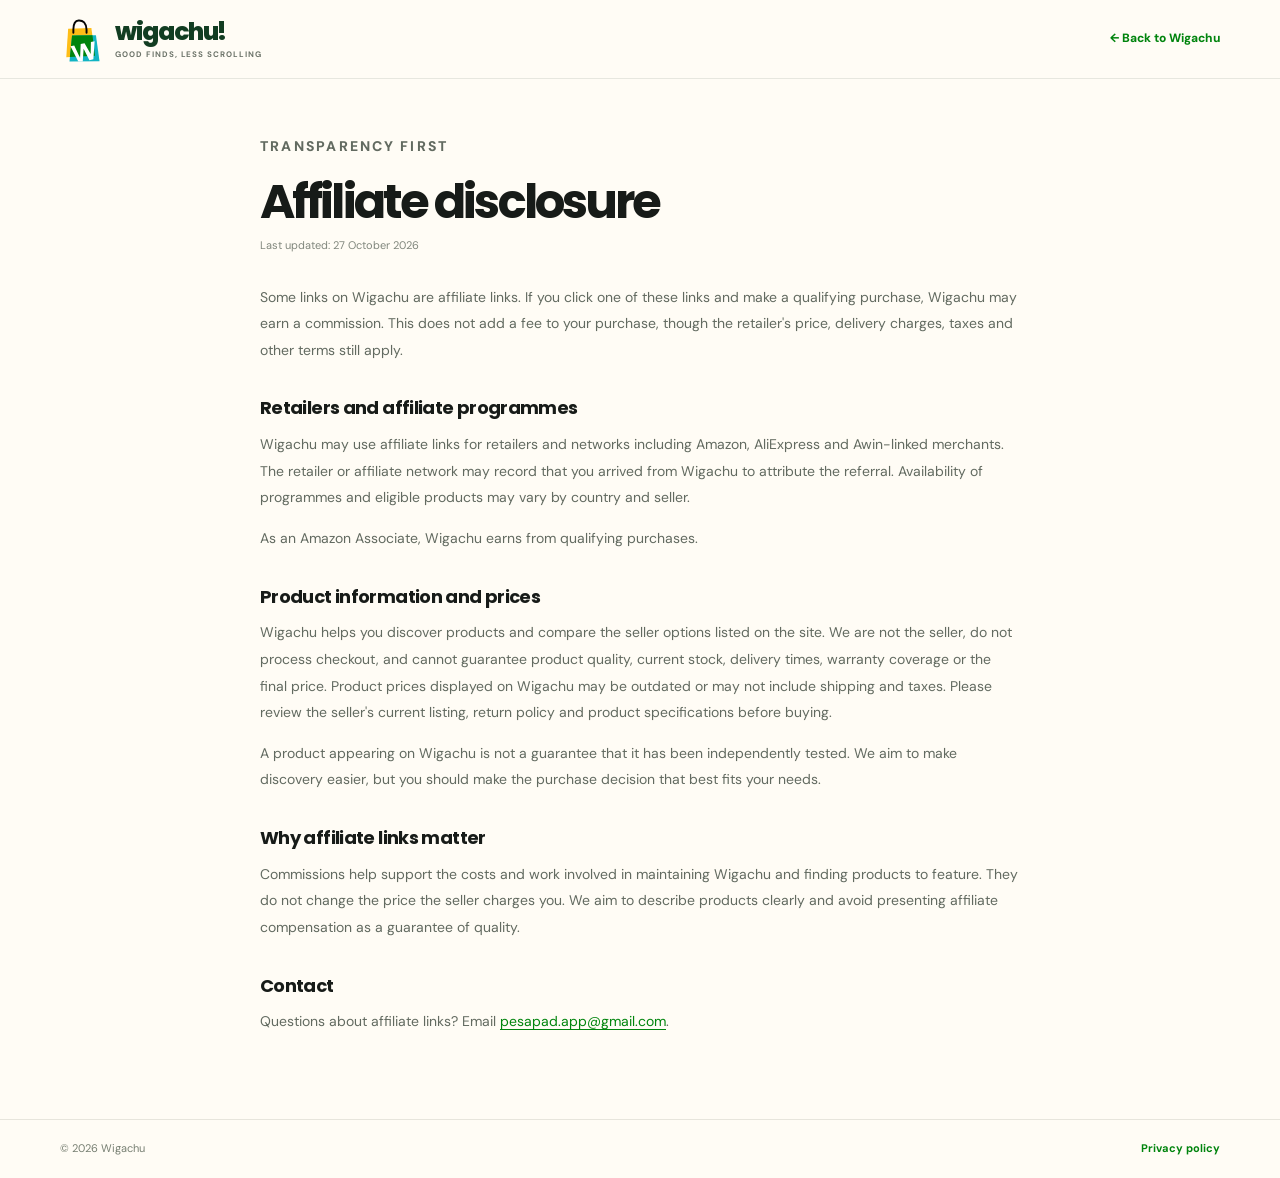
<file: disclosure.html>
<!doctype html>
<html lang="en">
<head>
  <meta charset="utf-8" />
  <meta name="viewport" content="width=device-width, initial-scale=1" />
  <meta name="theme-color" content="#fffcf5" />
  <meta name="description" content="Learn how Wigachu's affiliate links work and how they support this independent product-discovery site." />
  <title>Affiliate Disclosure | Wigachu</title>
  <link rel="icon" href="assets/favicon.ico" sizes="any" />
  <link rel="stylesheet" href="styles.css" />
  <link href="https://fonts.googleapis.com/css2?family=DM+Sans:wght@400;500;600;700&family=Poppins:wght@500;600;700;800&display=swap" rel="stylesheet" />
</head>
<body class="legal-body">
  <header class="legal-header"><div class="container legal-header-inner"><a class="brand" href="index.html"><img src="assets/wigachu-mark.svg" width="46" height="46" alt="" /><span class="brand-word">wigachu!<small>GOOD FINDS, LESS SCROLLING</small></span></a><a class="legal-back" href="index.html">← Back to Wigachu</a></div></header>
  <main class="container legal-content">
    <p class="section-kicker">TRANSPARENCY FIRST</p>
    <h1>Affiliate disclosure</h1>
    <p class="legal-updated">Last updated: 27 October 2026</p>
    <p>Some links on Wigachu are affiliate links. If you click one of these links and make a qualifying purchase, Wigachu may earn a commission. This does not add a fee to your purchase, though the retailer's price, delivery charges, taxes and other terms still apply.</p>

    <h2>Retailers and affiliate programmes</h2>
    <p>Wigachu may use affiliate links for retailers and networks including Amazon, AliExpress and Awin-linked merchants. The retailer or affiliate network may record that you arrived from Wigachu to attribute the referral. Availability of programmes and eligible products may vary by country and seller.</p>
    <p>As an Amazon Associate, Wigachu earns from qualifying purchases.</p>

    <h2>Product information and prices</h2>
    <p>Wigachu helps you discover products and compare the seller options listed on the site. We are not the seller, do not process checkout, and cannot guarantee product quality, current stock, delivery times, warranty coverage or the final price. Product prices displayed on Wigachu may be outdated or may not include shipping and taxes. Please review the seller's current listing, return policy and product specifications before buying.</p>
    <p>A product appearing on Wigachu is not a guarantee that it has been independently tested. We aim to make discovery easier, but you should make the purchase decision that best fits your needs.</p>

    <h2>Why affiliate links matter</h2>
    <p>Commissions help support the costs and work involved in maintaining Wigachu and finding products to feature. They do not change the price the seller charges you. We aim to describe products clearly and avoid presenting affiliate compensation as a guarantee of quality.</p>

    <h2>Contact</h2>
    <p>Questions about affiliate links? Email <a href="mailto:pesapad.app@gmail.com">pesapad.app@gmail.com</a>.</p>
  </main>
  <footer class="legal-footer"><div class="container"><span>© <span id="legal-year">2026</span> Wigachu</span><a href="privacy.html">Privacy policy</a></div></footer>
</body>
</html>
</file>
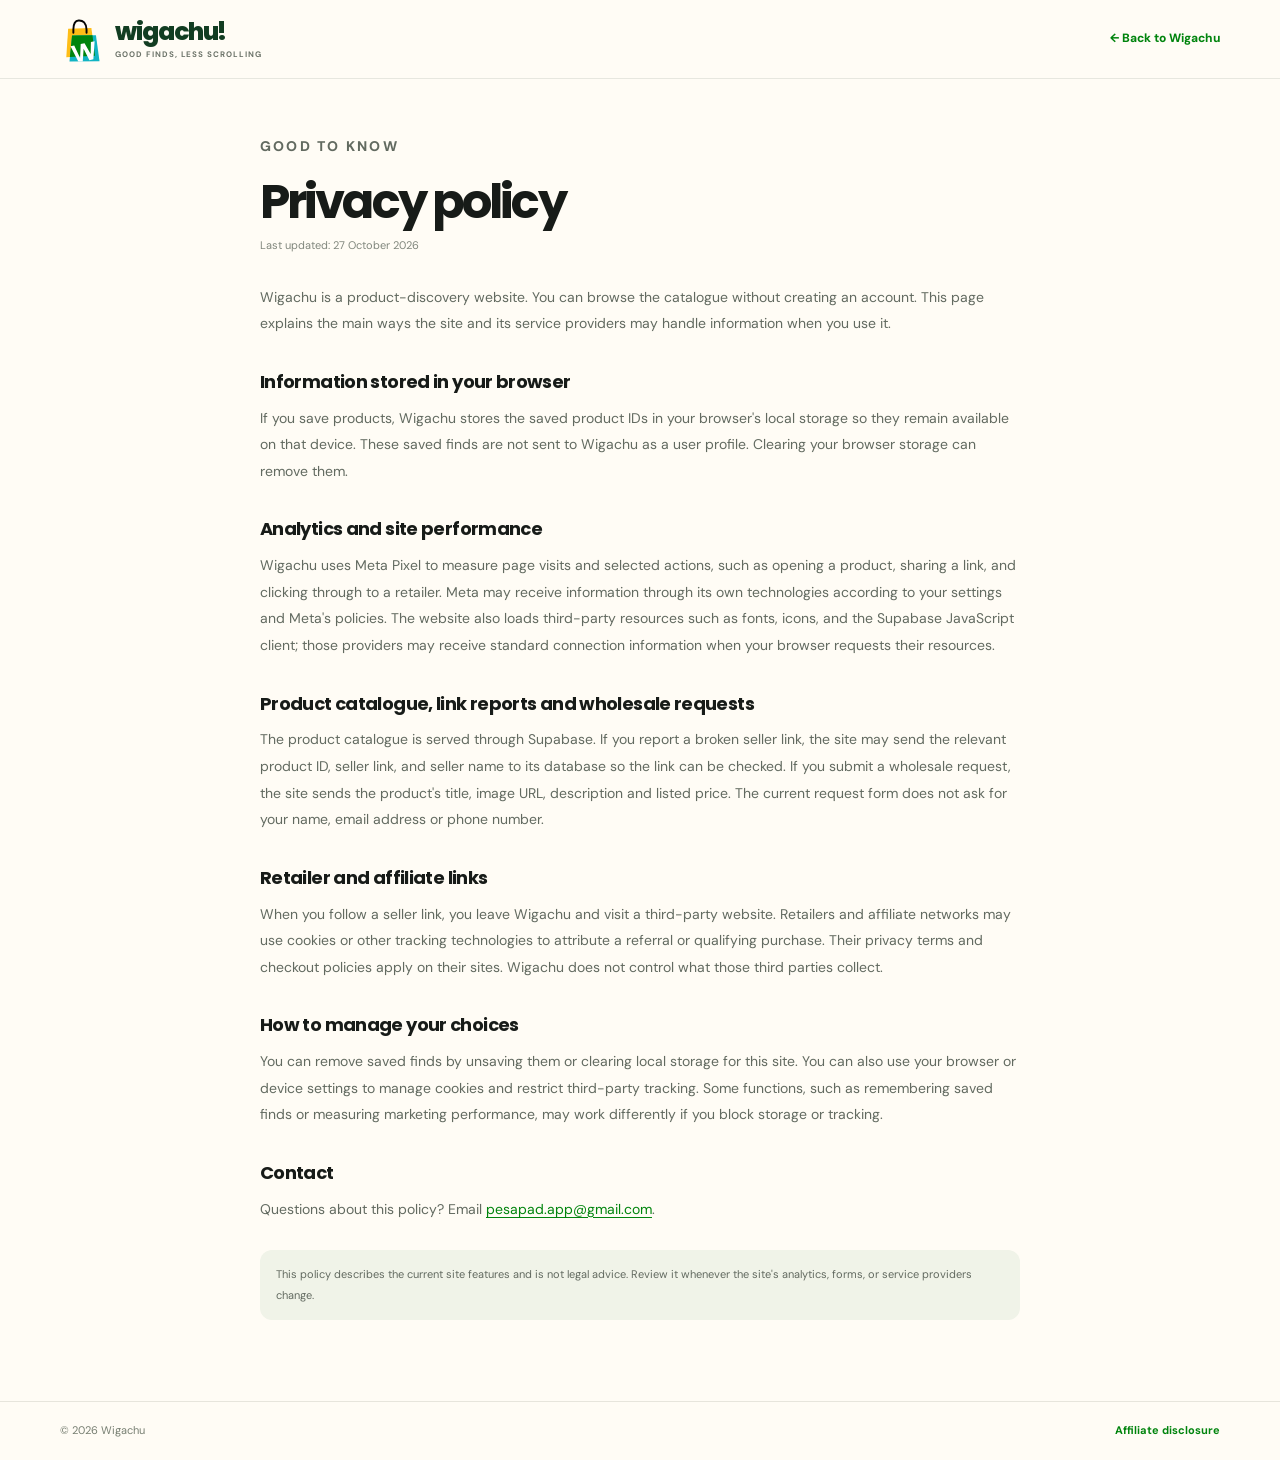
<file: privacy.html>
<!doctype html>
<html lang="en">
<head>
  <meta charset="utf-8" />
  <meta name="viewport" content="width=device-width, initial-scale=1" />
  <meta name="theme-color" content="#fffcf5" />
  <meta name="description" content="How Wigachu handles browser storage, analytics, product link reports, wholesale requests and third-party retailer links." />
  <title>Privacy Policy | Wigachu</title>
  <link rel="icon" href="assets/favicon.ico" sizes="any" />
  <link rel="stylesheet" href="styles.css" />
  <link href="https://fonts.googleapis.com/css2?family=DM+Sans:wght@400;500;600;700&family=Poppins:wght@500;600;700;800&display=swap" rel="stylesheet" />
</head>
<body class="legal-body">
  <header class="legal-header"><div class="container legal-header-inner"><a class="brand" href="index.html"><img src="assets/wigachu-mark.svg" width="46" height="46" alt="" /><span class="brand-word">wigachu!<small>GOOD FINDS, LESS SCROLLING</small></span></a><a class="legal-back" href="index.html">← Back to Wigachu</a></div></header>
  <main class="container legal-content">
    <p class="section-kicker">GOOD TO KNOW</p>
    <h1>Privacy policy</h1>
    <p class="legal-updated">Last updated: 27 October 2026</p>
    <p>Wigachu is a product-discovery website. You can browse the catalogue without creating an account. This page explains the main ways the site and its service providers may handle information when you use it.</p>

    <h2>Information stored in your browser</h2>
    <p>If you save products, Wigachu stores the saved product IDs in your browser's local storage so they remain available on that device. These saved finds are not sent to Wigachu as a user profile. Clearing your browser storage can remove them.</p>

    <h2>Analytics and site performance</h2>
    <p>Wigachu uses Meta Pixel to measure page visits and selected actions, such as opening a product, sharing a link, and clicking through to a retailer. Meta may receive information through its own technologies according to your settings and Meta's policies. The website also loads third-party resources such as fonts, icons, and the Supabase JavaScript client; those providers may receive standard connection information when your browser requests their resources.</p>

    <h2>Product catalogue, link reports and wholesale requests</h2>
    <p>The product catalogue is served through Supabase. If you report a broken seller link, the site may send the relevant product ID, seller link, and seller name to its database so the link can be checked. If you submit a wholesale request, the site sends the product's title, image URL, description and listed price. The current request form does not ask for your name, email address or phone number.</p>

    <h2>Retailer and affiliate links</h2>
    <p>When you follow a seller link, you leave Wigachu and visit a third-party website. Retailers and affiliate networks may use cookies or other tracking technologies to attribute a referral or qualifying purchase. Their privacy terms and checkout policies apply on their sites. Wigachu does not control what those third parties collect.</p>

    <h2>How to manage your choices</h2>
    <p>You can remove saved finds by unsaving them or clearing local storage for this site. You can also use your browser or device settings to manage cookies and restrict third-party tracking. Some functions, such as remembering saved finds or measuring marketing performance, may work differently if you block storage or tracking.</p>

    <h2>Contact</h2>
    <p>Questions about this policy? Email <a href="mailto:pesapad.app@gmail.com">pesapad.app@gmail.com</a>.</p>
    <p class="legal-note">This policy describes the current site features and is not legal advice. Review it whenever the site's analytics, forms, or service providers change.</p>
  </main>
  <footer class="legal-footer"><div class="container"><span>© <span id="legal-year">2026</span> Wigachu</span><a href="disclosure.html">Affiliate disclosure</a></div></footer>
</body>
</html>
</file>
<file: styles.css>
:root {
  --cream: #fffcf5;
  --paper: #ffffff;
  --ink: #171b18;
  --muted: #666d67;
  --line: #e7e7df;
  --yellow: #febd17;
  --yellow-soft: #fff3c7;
  --green: #00840d;
  --green-dark: #00690b;
  --green-soft: #e8f6e9;
  --cyan: #11b4c3;
  --cyan-soft: #e1f8fa;
  --radius: 24px;
  --shadow-soft: 0 18px 55px rgba(31, 41, 31, 0.08);
  --shadow-card: 0 12px 34px rgba(28, 36, 26, 0.065);
  font-family:
    "DM Sans",
    system-ui,
    -apple-system,
    BlinkMacSystemFont,
    "Segoe UI",
    sans-serif;
  color: var(--ink);
  background: var(--cream);
  scroll-behavior: smooth;
  scroll-padding-top: 90px;
}
* {
  box-sizing: border-box;
}
[hidden] {
  display: none !important;
}
body {
  margin: 0;
  background: var(--cream);
  color: var(--ink);
  font-size: 16px;
  line-height: 1.6;
  -webkit-font-smoothing: antialiased;
}
body.modal-open {
  overflow: hidden;
}
img {
  max-width: 100%;
}
a {
  color: inherit;
  text-decoration: none;
}
button,
input,
select {
  font: inherit;
}
button,
select {
  cursor: pointer;
}
button:focus-visible,
a:focus-visible,
input:focus-visible,
select:focus-visible {
  outline: 3px solid rgba(17, 180, 195, 0.65);
  outline-offset: 3px;
}
.container {
  width: min(1160px, calc(100% - 48px));
  margin-inline: auto;
}
.announcement-bar {
  background: var(--ink);
  color: #fff;
  font-size: 12px;
  font-weight: 600;
  letter-spacing: 0.015em;
}
.announcement-inner {
  min-height: 36px;
  display: flex;
  align-items: center;
  justify-content: center;
  gap: 10px;
}
.announcement-dot {
  width: 7px;
  height: 7px;
  background: var(--yellow);
  border-radius: 50%;
  box-shadow: 0 0 0 4px rgba(254, 189, 23, 0.14);
}
.announcement-inner a {
  color: var(--yellow);
  margin-left: 8px;
}
.announcement-inner a i {
  font-size: 10px;
  margin-left: 4px;
}
.site-header {
  position: sticky;
  top: 0;
  z-index: 100;
  background: rgba(255, 252, 245, 0.9);
  backdrop-filter: blur(18px);
  border-bottom: 1px solid rgba(231, 231, 223, 0.9);
}
.header-inner {
  min-height: 84px;
  display: flex;
  align-items: center;
  justify-content: space-between;
  gap: 24px;
}
.brand {
  display: inline-flex;
  align-items: center;
  gap: 9px;
  min-width: 0;
}
.brand img {
  width: 46px;
  height: 46px;
  object-fit: contain;
  flex: 0 0 auto;
}
.brand-word {
  display: flex;
  flex-direction: column;
  color: #123d22;
  font-family: Poppins, sans-serif;
  font-size: 25px;
  line-height: 1.04;
  letter-spacing: -0.055em;
  font-weight: 800;
}
.brand-period {
  color: var(--cyan);
}
.brand-word small {
  margin-top: 5px;
  color: #6c7369;
  font:
    700 8px/1.2 "DM Sans",
    sans-serif;
  letter-spacing: 0.12em;
}
.site-nav {
  display: flex;
  align-items: center;
  gap: clamp(18px, 2.5vw, 34px);
  font-size: 13px;
  font-weight: 700;
  color: #434941;
}
.site-nav > a {
  padding: 10px 0;
  transition: color 0.2s ease;
}
.site-nav > a:hover,
.footer-links a:hover {
  color: var(--green);
}
.nav-share-btn {
  border: 1px solid #d7dfd4;
  border-radius: 999px;
  background: white;
  color: var(--ink);
  padding: 11px 17px;
  font-size: 12px;
  font-weight: 700;
  transition:
    transform 0.2s,
    border-color 0.2s,
    background 0.2s;
}
.nav-share-btn i {
  margin-right: 6px;
  color: var(--green);
}
.nav-share-btn:hover {
  border-color: var(--green);
  background: var(--green-soft);
  transform: translateY(-1px);
}
.menu-toggle {
  display: none;
  border: 1px solid var(--line);
  background: white;
  width: 44px;
  height: 44px;
  border-radius: 13px;
  padding: 11px;
}
.menu-toggle span {
  display: block;
  height: 2px;
  margin: 4px 0;
  border-radius: 2px;
  background: var(--ink);
}

.hero-section {
  position: relative;
  overflow: hidden;
  background: var(--cream);
  padding: 82px 0 76px;
}
.hero-grid {
  display: grid;
  grid-template-columns: minmax(0, 1.05fr) minmax(360px, 0.95fr);
  align-items: center;
  gap: 44px;
  position: relative;
  z-index: 1;
}
.hero-copy {
  padding: 10px 0;
}
.eyebrow,
.section-kicker {
  display: flex;
  align-items: center;
  gap: 9px;
  color: #526351;
  font-size: 10px;
  font-weight: 800;
  letter-spacing: 0.16em;
  line-height: 1.5;
}
.eyebrow {
  margin-bottom: 22px;
}
.eyebrow-icon {
  width: 28px;
  height: 28px;
  display: inline-grid;
  place-items: center;
  color: #1d5327;
  border-radius: 9px;
  background: var(--yellow-soft);
  font-size: 12px;
  letter-spacing: 0;
}
h1,
h2,
h3,
p {
  margin-top: 0;
}
h1,
h2,
h3 {
  font-family: Poppins, "DM Sans", sans-serif;
}
.hero-copy h1 {
  max-width: 650px;
  margin: 0;
  font-size: clamp(48px, 6.2vw, 78px);
  font-weight: 800;
  line-height: 1.06;
  letter-spacing: -0.065em;
}
.hero-copy h1 span {
  color: var(--green);
  position: relative;
  z-index: 0;
  white-space: nowrap;
}
.hero-copy h1 span::after {
  content: "";
  position: absolute;
  z-index: -1;
  left: 0;
  bottom: 4px;
  width: 100%;
  height: 13px;
  border-radius: 4px;
  background: var(--yellow);
  opacity: 0.72;
  transform: rotate(-1.5deg);
}
.hero-description {
  max-width: 570px;
  margin: 24px 0 0;
  color: #626a60;
  font-size: 16px;
  line-height: 1.85;
}
.hero-actions {
  display: flex;
  flex-wrap: wrap;
  align-items: center;
  gap: 12px;
  margin-top: 30px;
}
.button {
  display: inline-flex;
  align-items: center;
  justify-content: center;
  gap: 9px;
  min-height: 48px;
  padding: 12px 20px;
  border-radius: 13px;
  font-size: 13px;
  font-weight: 800;
  border: 1px solid transparent;
  transition:
    transform 0.2s ease,
    box-shadow 0.2s ease,
    background 0.2s ease,
    border-color 0.2s ease;
}
.button:hover {
  transform: translateY(-2px);
}
.button-primary {
  background: var(--green);
  color: white;
  box-shadow: 0 8px 18px rgba(0, 132, 13, 0.15);
}
.button-primary:hover {
  background: var(--green-dark);
  box-shadow: 0 12px 25px rgba(0, 132, 13, 0.2);
}
.button-secondary {
  background: rgba(255, 255, 255, 0.86);
  color: var(--ink);
  border-color: #dfe3d8;
}
.button-secondary:hover {
  background: white;
  border-color: #aebda9;
}
.hero-proof {
  display: flex;
  flex-wrap: wrap;
  gap: 18px 24px;
  margin-top: 40px;
  padding-top: 24px;
  border-top: 1px solid #e7e7db;
}
.hero-proof > div {
  display: flex;
  align-items: center;
  gap: 10px;
}
.proof-icon {
  display: inline-grid;
  place-items: center;
  width: 36px;
  height: 36px;
  border-radius: 12px;
  font-size: 14px;
  flex: 0 0 auto;
}
.proof-yellow {
  background: var(--yellow-soft);
  color: #6e4c00;
}
.proof-green {
  background: var(--green-soft);
  color: var(--green);
}
.proof-cyan {
  background: var(--cyan-soft);
  color: #087580;
}
.hero-proof strong,
.hero-proof small {
  display: block;
}
.hero-proof strong {
  font-size: 11px;
  line-height: 1.35;
}
.hero-proof small {
  color: #737a70;
  font-size: 10px;
  margin-top: 3px;
}
.hero-visual {
  min-height: 440px;
  position: relative;
  display: grid;
  place-items: center;
  isolation: isolate;
}
.hero-visual::before {
  content: "";
  position: absolute;
  width: min(440px, 100%);
  aspect-ratio: 1;
  border-radius: 46% 54% 55% 45% / 46% 47% 53% 54%;
  background: #f3f7e8;
  transform: rotate(-9deg);
  z-index: -2;
}
.hero-visual::after {
  content: "";
  position: absolute;
  width: 76%;
  height: 82%;
  border: 1px dashed rgba(0, 132, 13, 0.2);
  border-radius: 48%;
  transform: rotate(18deg);
  z-index: -1;
}
.hero-logo-card {
  width: min(315px, 72%);
  aspect-ratio: 1;
  display: grid;
  place-items: center;
  background: rgba(255, 255, 255, 0.78);
  border: 1px solid rgba(255, 255, 255, 0.94);
  border-radius: 34px;
  box-shadow: 0 25px 65px rgba(51, 76, 35, 0.12);
  transform: rotate(2deg);
}
.hero-logo-card img {
  display: block;
  width: 87%;
  height: 87%;
  object-fit: contain;
}
.hero-orbit {
  position: absolute;
  border-radius: 50%;
  z-index: -1;
}
.orbit-one {
  width: 16px;
  height: 16px;
  background: var(--yellow);
  top: 65px;
  left: 18%;
  box-shadow: 0 0 0 10px rgba(254, 189, 23, 0.15);
}
.orbit-two {
  width: 13px;
  height: 13px;
  background: var(--cyan);
  bottom: 83px;
  right: 10%;
  box-shadow: 0 0 0 9px rgba(17, 180, 195, 0.14);
}
.floating-tag {
  position: absolute;
  display: flex;
  align-items: center;
  gap: 10px;
  padding: 12px 15px;
  background: white;
  border: 1px solid #eff0e7;
  border-radius: 16px;
  box-shadow: var(--shadow-card);
  z-index: 2;
}
.floating-tag strong,
.floating-tag small {
  display: block;
}
.floating-tag strong {
  font-size: 11px;
  line-height: 1.4;
}
.floating-tag small {
  color: #788074;
  font-size: 10px;
  margin-top: 2px;
}
.tag-top {
  top: 65px;
  right: -4px;
}
.tag-bottom {
  bottom: 46px;
  left: -8px;
}
.tag-emoji {
  display: grid;
  place-items: center;
  width: 36px;
  height: 36px;
  font-size: 19px;
  border-radius: 12px;
  background: var(--yellow-soft);
}
.tag-emoji-cyan {
  color: #006e78;
  background: var(--cyan-soft);
  font-size: 14px;
}
.decor-star {
  position: absolute;
  color: var(--green);
  font-size: 28px;
}
.star-one {
  bottom: 75px;
  left: 14%;
  transform: rotate(-12deg);
}
.star-two {
  top: 44px;
  right: 22%;
  color: var(--cyan);
  font-size: 24px;
}
.hero-glow {
  position: absolute;
  pointer-events: none;
  filter: blur(1px);
}
.hero-glow-yellow {
  width: 310px;
  height: 310px;
  top: -165px;
  left: -125px;
  background: rgba(254, 189, 23, 0.12);
  border-radius: 50%;
}
.hero-glow-cyan {
  width: 260px;
  height: 260px;
  bottom: -170px;
  right: -70px;
  background: rgba(17, 180, 195, 0.09);
  border-radius: 50%;
}

.spotlight-section {
  background: white;
  padding: 76px 0 84px;
  border-top: 1px solid #f0eee4;
  border-bottom: 1px solid #f0eee4;
}
.section-heading {
  margin-bottom: 30px;
}
.section-heading h2 {
  margin: 8px 0 8px;
  font-size: clamp(28px, 3.3vw, 40px);
  line-height: 1.23;
  letter-spacing: -0.05em;
  font-weight: 800;
}
.section-heading h2 span {
  color: var(--green);
}
.section-heading > div > p:last-child,
.section-heading > p:last-child {
  margin: 0;
  color: var(--muted);
  font-size: 14px;
}
.section-kicker {
  color: var(--green);
}
.section-heading-row {
  display: flex;
  align-items: end;
  justify-content: space-between;
  gap: 24px;
}
.text-link {
  color: var(--green);
  font-size: 13px;
  font-weight: 800;
  padding: 10px 0;
  white-space: nowrap;
}
.text-link i {
  margin-left: 5px;
  transition: transform 0.2s;
}
.text-link:hover i {
  transform: translateX(4px);
}
.swiper-slide {
  display: flex;
}
.spotlight-swiper {
  padding: 5px 4px 14px;
  overflow: hidden;
}
.spotlight-swiper .swiper-wrapper {
  align-items: stretch;
}
.spotlight-slide {
  height: auto;
  display: flex;
  flex-direction: row;
  align-items: center;
  justify-content: space-between;
  gap: clamp(22px, 3.2vw, 42px);
  overflow: hidden;
  min-height: 290px;
  padding: clamp(26px, 3.2vw, 38px);
  border-radius: 25px;
  background: #f7f8ef;
  border: 1px solid #ebeddc;
}
.spotlight-slide:nth-child(3n + 2) {
  background: #effafb;
  border-color: #dbf1f1;
}
.spotlight-slide:nth-child(3n) {
  background: #fff7de;
  border-color: #f3e8b9;
}
.spotlight-copy {
  flex: 1 1 0;
  min-width: 0;
  max-width: 690px;
}
.spotlight-label {
  display: inline-flex;
  align-items: center;
  gap: 7px;
  border-radius: 999px;
  background: white;
  border: 1px solid rgba(0, 0, 0, 0.055);
  color: #3d5a3d;
  padding: 6px 10px;
  font-size: 9px;
  font-weight: 800;
  text-transform: uppercase;
  letter-spacing: 0.08em;
}
.spotlight-copy h3 {
  font-size: clamp(19px, 2.3vw, 26px);
  line-height: 1.25;
  margin: 13px 0 7px;
  letter-spacing: -0.04em;
}
.spotlight-copy p {
  color: #5e665d;
  max-width: 480px;
  font-size: 12px;
  line-height: 1.75;
  margin: 0;
  display: -webkit-box;
  -webkit-box-orient: vertical;
  -webkit-line-clamp: 3;
  overflow: hidden;
}
.spotlight-price {
  margin-top: 12px;
  color: var(--green);
  font-size: 14px;
  font-weight: 800;
}
.spotlight-cta {
  display: inline-flex;
  margin-top: 13px;
  background: var(--ink);
  color: white;
  border: 0;
  border-radius: 11px;
  align-items: center;
  gap: 9px;
  padding: 10px 14px;
  font-weight: 800;
  font-size: 11px;
}
.spotlight-cta:hover {
  background: var(--green);
}
.spotlight-image-wrap {
  flex: 0 0 clamp(230px, 32%, 360px);
  width: auto;
  max-width: 50%;
  height: auto;
  min-height: 210px;
  display: grid;
  place-items: center;
  overflow: hidden;
  border-radius: 18px;
  background: rgba(255, 255, 255, 0.86);
}
.spotlight-image-wrap img {
  display: block;
  width: 100%;
  height: 100%;
  padding: 10px;
  object-fit: contain;
  object-position: center;
  mix-blend-mode: multiply;
  border-radius: 18px;
}
.swiper-controls {
  position: relative;
  display: flex;
  justify-content: center;
  align-items: center;
  gap: 14px;
  padding-top: 14px;
  min-height: 46px;
}
.spotlight-swiper .swiper-button-prev,
.spotlight-swiper .swiper-button-next {
  position: static;
  margin: 0;
  color: var(--ink);
  width: 30px;
  height: 30px;
  border: 1px solid var(--line);
  border-radius: 50%;
  background: white;
}
.spotlight-swiper .swiper-button-prev::after,
.spotlight-swiper .swiper-button-next::after {
  font-size: 10px;
  font-weight: 900;
}
.spotlight-swiper .swiper-button-prev:hover,
.spotlight-swiper .swiper-button-next:hover {
  background: var(--yellow);
  border-color: var(--yellow);
}
.spotlight-swiper .swiper-pagination {
  position: static;
  width: auto;
  display: flex;
  align-items: center;
  gap: 4px;
}
.spotlight-swiper .swiper-pagination-bullet {
  width: 6px;
  height: 6px;
  background: #b6c1ae;
  opacity: 1;
}
.spotlight-swiper .swiper-pagination-bullet-active {
  width: 19px;
  border-radius: 8px;
  background: var(--green);
}

.products-section {
  padding: 86px 0 84px;
  background: var(--cream);
}
.products-heading {
  margin-bottom: 26px;
}
.product-count-wrap {
  display: flex;
  flex-direction: column;
  text-align: right;
  padding: 12px 16px;
  border: 1px solid #e7e8dd;
  border-radius: 14px;
  background: rgba(255, 255, 255, 0.65);
  min-width: 145px;
}
.product-count-wrap strong {
  color: var(--green);
  font-family: Poppins, sans-serif;
  font-size: 17px;
}
.product-count-wrap span {
  color: #737b70;
  font-size: 10px;
}
.product-tools {
  display: flex;
  align-items: center;
  gap: 12px;
  flex-wrap: wrap;
  padding: 14px;
  border: 1px solid #ebe9de;
  border-radius: 18px;
  background: rgba(255, 255, 255, 0.73);
  box-shadow: 0 5px 17px rgba(39, 43, 35, 0.025);
}
.search-box {
  display: flex;
  align-items: center;
  flex: 1 1 310px;
  min-width: 180px;
  gap: 11px;
  padding: 0 13px;
  min-height: 44px;
  border: 1px solid #e4e5db;
  border-radius: 12px;
  background: white;
  color: #798174;
}
.search-box i {
  font-size: 13px;
}
.search-box input {
  width: 100%;
  min-width: 0;
  padding: 10px 0;
  background: transparent;
  border: 0;
  outline: none;
  color: var(--ink);
  font-size: 12px;
}
.search-box input::placeholder {
  color: #9a9f94;
}
.search-box kbd {
  flex: 0 0 auto;
  display: grid;
  place-items: center;
  width: 22px;
  height: 22px;
  border: 1px solid #ecece4;
  border-radius: 5px;
  background: #fbfbf8;
  color: #8b9188;
  font-size: 10px;
}
.sort-control {
  display: flex;
  align-items: center;
  gap: 9px;
  color: #7b8177;
  font-size: 11px;
}
.sort-control select {
  max-width: 170px;
  min-height: 44px;
  padding: 0 32px 0 12px;
  background: white;
  border: 1px solid #e4e5db;
  border-radius: 12px;
  color: var(--ink);
  font-size: 12px;
  font-weight: 700;
}
.favorites-filter {
  display: inline-flex;
  align-items: center;
  gap: 7px;
  min-height: 44px;
  padding: 0 14px;
  border: 1px solid #e4e5db;
  border-radius: 12px;
  background: white;
  color: #343a32;
  font-size: 12px;
  font-weight: 800;
}
.favorites-filter i {
  color: var(--green);
}
.favorites-filter span {
  display: inline-grid;
  min-width: 20px;
  height: 20px;
  place-items: center;
  border-radius: 7px;
  background: var(--green-soft);
  color: var(--green);
  font-size: 10px;
}
.favorites-filter[aria-pressed="true"] {
  background: var(--green);
  border-color: var(--green);
  color: white;
}
.favorites-filter[aria-pressed="true"] i {
  color: white;
}
.favorites-filter[aria-pressed="true"] span {
  background: rgba(255, 255, 255, 0.18);
  color: white;
}
.filter-row {
  display: flex;
  align-items: center;
  flex-wrap: wrap;
  gap: 8px;
  margin: 22px 0 24px;
}
.filter-chip {
  display: inline-flex;
  align-items: center;
  gap: 7px;
  padding: 9px 15px;
  min-height: 37px;
  border-radius: 999px;
  border: 1px solid #e0e2d7;
  background: rgba(255, 255, 255, 0.73);
  color: #60675c;
  font-size: 11px;
  font-weight: 800;
  transition:
    background 0.2s,
    border-color 0.2s,
    color 0.2s,
    transform 0.2s;
}
.filter-chip:hover {
  border-color: #9fb99c;
  color: var(--green);
  transform: translateY(-1px);
}
.filter-chip.active {
  background: var(--ink);
  border-color: var(--ink);
  color: white;
}
.filter-chip.active::before {
  content: "";
  display: inline-block;
  width: 6px;
  height: 6px;
  background: var(--yellow);
  border-radius: 50%;
}
.product-grid {
  display: grid;
  grid-template-columns: repeat(4, minmax(0, 1fr));
  gap: 18px;
  align-items: stretch;
}
.product-card {
  min-width: 0;
  display: flex;
  flex-direction: column;
  overflow: hidden;
  background: white;
  border: 1px solid #ecebe3;
  border-radius: 19px;
  box-shadow: 0 5px 18px rgba(29, 36, 25, 0.025);
  transition:
    transform 0.22s ease,
    box-shadow 0.22s ease,
    border-color 0.22s ease;
  animation: fadeInUp 0.42s ease-out both;
}
.product-card:hover {
  transform: translateY(-4px);
  border-color: #dbe6d5;
  box-shadow: var(--shadow-card);
}
.product-image-wrap {
  position: relative;
  display: grid;
  place-items: center;
  overflow: hidden;
  background: #f6f6f0;
  border-bottom: 1px solid #f0f0e8;
}
.product-image-wrap::after {
  content: "";
  position: absolute;
  top: 0;
  left: 0;
  width: 100%;
  height: 4px;
  background: linear-gradient(
    90deg,
    var(--yellow) 0 34%,
    var(--green) 34% 68%,
    var(--cyan) 68% 100%
  );
  opacity: 0.85;
}
.product-image {
  width: 100%;
  height: 100%;
  padding: 8px;
  object-fit: contain;
  mix-blend-mode: multiply;
  transition: transform 0.3s ease;
}
.product-card:hover .product-image {
  transform: scale(1.04);
}
.product-badge {
  position: absolute;
  top: 12px;
  left: 12px;
  z-index: 2;
  max-width: calc(100% - 72px);
  overflow: hidden;
  text-overflow: ellipsis;
  white-space: nowrap;
  padding: 6px 9px;
  border-radius: 8px;
  background: var(--yellow);
  color: #362800;
  font-size: 9px;
  line-height: 1.2;
  letter-spacing: 0.02em;
  font-weight: 900;
}
.product-icon-actions {
  position: absolute;
  top: 10px;
  right: 10px;
  z-index: 3;
  display: flex;
  flex-direction: column;
  gap: 6px;
}
.icon-action {
  width: 32px;
  height: 32px;
  display: grid;
  place-items: center;
  border: 1px solid rgba(226, 226, 216, 0.85);
  border-radius: 10px;
  background: rgba(255, 255, 255, 0.94);
  color: #5e685b;
  font-size: 12px;
  box-shadow: 0 4px 10px rgba(0, 0, 0, 0.04);
  transition:
    color 0.2s,
    background 0.2s,
    transform 0.2s;
}
.icon-action:hover {
  transform: translateY(-1px);
  color: var(--green);
}
.icon-action.is-saved {
  background: var(--green);
  border-color: var(--green);
  color: white;
}
.product-card-content {
  display: flex;
  flex-direction: column;
  flex: 1;
  padding: 16px 16px 14px;
}
.product-category {
  display: inline-block;
  color: #74806e;
  font-size: 9px;
  font-weight: 900;
  letter-spacing: 0.12em;
  text-transform: uppercase;
}
.product-card h3 {
  margin: 6px 0 6px;
  font-size: 14px;
  line-height: 1.45;
  font-weight: 700;
  letter-spacing: -0.025em;
  display: -webkit-box;
  -webkit-box-orient: vertical;
  -webkit-line-clamp: 2;
  overflow: hidden;
  min-height: 40px;
}
.product-card-description {
  margin: 0;
  color: #72786d;
  font-size: 11px;
  line-height: 1.7;
  display: -webkit-box;
  -webkit-box-orient: vertical;
  -webkit-line-clamp: 3;
  overflow: hidden;
  min-height: 56px;
}
.product-price {
  margin: 13px 0 0;
  color: var(--green);
  font-family: Poppins, sans-serif;
  font-size: 15px;
  font-weight: 800;
  letter-spacing: -0.025em;
}
.product-price small {
  display: block;
  margin-top: 1px;
  font-family: "DM Sans", sans-serif;
  color: #7c8377;
  font-size: 9px;
  font-weight: 600;
  letter-spacing: 0;
}
.product-card-actions {
  display: flex;
  gap: 8px;
  margin-top: auto;
  padding-top: 16px;
}
.compare-btn {
  flex: 1;
  min-height: 41px;
  padding: 10px 8px;
  border: 1px solid var(--green);
  border-radius: 11px;
  background: var(--green);
  color: white;
  font-size: 11px;
  font-weight: 800;
  transition:
    background 0.2s,
    transform 0.2s;
}
.compare-btn:hover {
  background: var(--green-dark);
  transform: translateY(-1px);
}
.share-card-btn {
  min-height: 41px;
  width: 42px;
  flex: 0 0 auto;
  border: 1px solid #e3e7dd;
  border-radius: 11px;
  background: white;
  color: #5b6658;
  font-size: 12px;
}
.share-card-btn:hover {
  color: var(--green);
  background: var(--green-soft);
  border-color: #cce7cd;
}
.affiliate-inline-note {
  display: flex;
  align-items: start;
  gap: 9px;
  margin: 26px 0 0;
  padding: 13px 15px;
  border-radius: 12px;
  background: #f2f4e9;
  color: #6d7566;
  font-size: 11px;
  line-height: 1.7;
}
.affiliate-inline-note i {
  margin-top: 3px;
  color: var(--green);
}
.empty-state {
  padding: 55px 20px;
  text-align: center;
  background: rgba(255, 255, 255, 0.65);
  border: 1px dashed #d9ddcf;
  border-radius: 20px;
}
.empty-icon {
  display: inline-grid;
  place-items: center;
  width: 48px;
  height: 48px;
  border-radius: 16px;
  background: var(--yellow-soft);
  color: #735300;
  margin-bottom: 13px;
}
.empty-state h3 {
  margin: 0 0 7px;
  font-size: 20px;
}
.empty-state p {
  margin: 0 auto 17px;
  max-width: 420px;
  color: var(--muted);
  font-size: 13px;
}

.how-section {
  padding: 88px 0 91px;
  background: white;
  border-top: 1px solid #f0eee4;
}
.centered-heading {
  text-align: center;
  max-width: 700px;
  margin: 0 auto 42px;
}
.centered-heading .section-kicker {
  justify-content: center;
}
.centered-heading > p:last-child {
  max-width: 590px;
  margin: 0 auto;
}
.steps-grid {
  display: grid;
  grid-template-columns: repeat(3, minmax(0, 1fr));
  gap: 18px;
}
.step-card {
  position: relative;
  min-height: 245px;
  padding: 26px 25px 25px;
  background: var(--cream);
  border: 1px solid #eeeadd;
  border-radius: 21px;
  overflow: hidden;
}
.step-number {
  position: absolute;
  right: 20px;
  top: 15px;
  color: #e5e4d9;
  font:
    800 34px/1 Poppins,
    sans-serif;
  letter-spacing: -0.08em;
}
.step-icon {
  position: relative;
  display: grid;
  place-items: center;
  width: 47px;
  height: 47px;
  border-radius: 15px;
  margin-bottom: 22px;
  font-size: 16px;
}
.step-icon-yellow {
  background: var(--yellow-soft);
  color: #7d5900;
}
.step-icon-green {
  background: var(--green-soft);
  color: var(--green);
}
.step-icon-cyan {
  background: var(--cyan-soft);
  color: #087580;
}
.step-card h3 {
  margin: 0 0 9px;
  font-size: 17px;
  letter-spacing: -0.035em;
}
.step-card p {
  margin: 0;
  color: #6c7367;
  font-size: 12px;
  line-height: 1.85;
  max-width: 290px;
}

.about-section {
  padding: 75px 0;
  background: #f0f4e8;
}
.about-panel {
  display: grid;
  grid-template-columns: 145px minmax(0, 1fr) auto;
  align-items: center;
  gap: 30px;
  padding: 34px 38px;
  border-radius: 25px;
  border: 1px solid #e0e8d7;
  background: rgba(255, 255, 255, 0.68);
}
.about-mark {
  display: grid;
  place-items: center;
  width: 132px;
  height: 132px;
  border-radius: 23px;
  background: white;
  box-shadow: 0 13px 30px rgba(29, 48, 19, 0.08);
}
.about-mark img {
  width: 100%;
  height: 100%;
  object-fit: contain;
  padding: 4px;
}
.about-copy h2 {
  margin: 7px 0 9px;
  font-size: clamp(23px, 2.8vw, 32px);
  line-height: 1.25;
  letter-spacing: -0.05em;
}
.about-copy > p:not(.section-kicker) {
  max-width: 620px;
  margin: 0;
  color: #697265;
  font-size: 12px;
  line-height: 1.85;
}
.about-points {
  display: flex;
  flex-wrap: wrap;
  gap: 10px 18px;
  margin-top: 17px;
}
.about-points span {
  color: #485b46;
  font-size: 10px;
  font-weight: 800;
}
.about-points i {
  color: var(--green);
  margin-right: 5px;
}
.about-share {
  white-space: nowrap;
}
/* Independent project support: visible, calm, and consistent with the Wigachu palette. */
.support-section {
  padding: 76px 0;
  background: #f5f6eb;
  border-top: 1px solid #e9ebdd;
}
.support-panel {
  display: grid;
  grid-template-columns: minmax(0, 0.8fr) minmax(0, 1.2fr);
  gap: clamp(26px, 4vw, 54px);
  align-items: start;
  padding: clamp(24px, 4vw, 44px);
  border: 1px solid #e4e6d7;
  border-radius: 28px;
  background: var(--paper);
  box-shadow: var(--shadow-soft);
}
.support-intro {
  min-width: 0;
}
.support-logo-tile {
  width: 76px;
  height: 76px;
  display: grid;
  place-items: center;
  margin-bottom: 21px;
  border: 1px solid #e9eddc;
  border-radius: 22px;
  background: var(--cream);
}
.support-logo-tile img {
  width: 66px;
  height: 66px;
  object-fit: contain;
}
.support-intro .section-kicker {
  margin-bottom: 8px;
}
.support-intro h2 {
  margin: 0 0 13px;
  font:
    800 clamp(27px, 3vw, 37px)/1.18 Poppins,
    sans-serif;
  letter-spacing: -0.055em;
}
.support-intro h2 span {
  color: var(--green);
}
.support-intro > p:not(.section-kicker) {
  max-width: 440px;
  margin: 0;
  color: var(--muted);
  font-size: 13px;
  line-height: 1.85;
}
.support-promise {
  display: flex;
  gap: 11px;
  align-items: center;
  margin-top: 22px;
  padding: 13px 14px;
  border-radius: 14px;
  background: var(--yellow-soft);
  color: #624b00;
}
.support-promise > i {
  display: grid;
  place-items: center;
  width: 34px;
  height: 34px;
  flex: 0 0 auto;
  border-radius: 11px;
  background: rgba(255, 255, 255, 0.7);
}
.support-promise strong,
.support-promise small {
  display: block;
}
.support-promise strong {
  font-size: 11px;
  line-height: 1.4;
}
.support-promise small {
  margin-top: 3px;
  font-size: 10px;
  color: #756637;
}
.support-content {
  min-width: 0;
}
.support-options {
  display: grid;
  grid-template-columns: repeat(2, minmax(0, 1fr));
  gap: 12px;
}
.support-card {
  min-width: 0;
  min-height: 91px;
  display: flex;
  align-items: center;
  gap: 11px;
  padding: 15px 13px;
  border: 1px solid #e8e9df;
  border-radius: 17px;
  background: #fff;
  color: var(--ink);
  text-align: left;
  text-decoration: none;
  transition:
    transform 0.18s ease,
    border-color 0.18s ease,
    box-shadow 0.18s ease,
    background 0.18s ease;
}
.support-card:hover {
  transform: translateY(-2px);
  border-color: #c6d8bd;
  box-shadow: 0 9px 24px rgba(30, 50, 25, 0.07);
  background: #fffef9;
}
.support-card:focus-visible {
  outline: 3px solid rgba(17, 180, 195, 0.6);
  outline-offset: 3px;
}
.support-card-icon {
  display: grid;
  place-items: center;
  width: 42px;
  height: 42px;
  flex: 0 0 auto;
  border-radius: 13px;
  background: var(--green-soft);
  color: var(--green);
  font-size: 19px;
}
.support-card-bmc .support-card-icon {
  background: #fff1b7;
  color: #584400;
}
.support-card-kofi .support-card-icon {
  background: #ffe6e4;
  color: #d74d51;
}
.support-card-paypal .support-card-icon {
  background: #e5f2ff;
  color: #1268aa;
}
.support-card-github .support-card-icon {
  background: #eeeaf4;
  color: #483761;
}
.support-card-copy {
  display: block;
  min-width: 0;
  flex: 1;
}
.support-card-copy strong {
  display: block;
  font:
    700 11px/1.4 Poppins,
    sans-serif;
}
.support-card-copy small {
  display: block;
  margin-top: 4px;
  color: #73796f;
  font-size: 9px;
  line-height: 1.45;
  overflow-wrap: anywhere;
}
.support-card-arrow {
  flex: 0 0 auto;
  margin-left: auto;
  color: #8c9488;
  font-size: 10px;
}
.support-card-paypal {
  width: 100%;
  font: inherit;
  cursor: pointer;
}
.support-crypto {
  margin-top: 15px;
  border: 1px solid #e8e9df;
  border-radius: 15px;
  background: #fbfcf8;
}
.support-crypto summary {
  display: flex;
  align-items: center;
  justify-content: space-between;
  gap: 12px;
  padding: 13px 15px;
  color: #404a3f;
  font-size: 11px;
  font-weight: 800;
  cursor: pointer;
  list-style: none;
}
.support-crypto summary::-webkit-details-marker {
  display: none;
}
.support-crypto summary > span {
  display: inline-flex;
  align-items: center;
  gap: 9px;
}
.support-crypto summary > span > i {
  color: #b78611;
  font-size: 15px;
}
.support-chevron {
  color: #777f72;
  font-size: 10px;
  transition: transform 0.2s ease;
}
.support-crypto[open] .support-chevron {
  transform: rotate(180deg);
}
.crypto-address-list {
  padding: 0 12px 8px;
}
.crypto-address-row {
  display: grid;
  grid-template-columns: minmax(0, 1fr) auto;
  align-items: center;
  gap: 12px;
  padding: 11px 3px;
  border-top: 1px solid #eceee5;
}
.crypto-address-row > span {
  min-width: 0;
}
.crypto-address-row strong {
  display: block;
  margin-bottom: 3px;
  color: #3a4339;
  font-size: 10px;
}
.crypto-address-row code {
  display: block;
  color: #697267;
  font:
    10px/1.5 ui-monospace,
    SFMono-Regular,
    Menlo,
    monospace;
  overflow-wrap: anywhere;
}
.crypto-address-row button {
  min-width: 55px;
  border: 1px solid #dce5d6;
  border-radius: 9px;
  padding: 7px 9px;
  background: white;
  color: var(--green);
  font-size: 10px;
  font-weight: 800;
}
.crypto-address-row button:hover {
  background: var(--green-soft);
  border-color: #bdd8ba;
}
.crypto-warning {
  margin: 3px 13px 13px;
  color: #856313;
  font-size: 9px;
  line-height: 1.6;
}
.crypto-warning i {
  margin-right: 4px;
}
.support-account-note {
  margin: 12px 2px 0;
  color: #8a9085;
  font-size: 9px;
  line-height: 1.7;
}
.creator-note {
  background: var(--yellow);
}
.creator-note-inner {
  display: flex;
  align-items: center;
  gap: 15px;
  padding-top: 19px;
  padding-bottom: 19px;
}
.creator-note-icon {
  display: grid;
  place-items: center;
  width: 36px;
  height: 36px;
  flex: 0 0 auto;
  border-radius: 11px;
  background: rgba(255, 255, 255, 0.55);
  color: #2d401d;
}
.creator-note p {
  margin: 0;
  flex: 1;
  color: #403719;
  font-size: 11px;
  line-height: 1.65;
}
.creator-note p strong {
  font-weight: 900;
}
.creator-note a {
  font-size: 10px;
  font-weight: 900;
  color: #243c20;
  white-space: nowrap;
}
.creator-note a i {
  margin-left: 4px;
}
.site-footer {
  background: #171b18;
  color: white;
}
.footer-main {
  display: grid;
  grid-template-columns: 1.4fr 0.7fr 0.9fr 1fr;
  gap: 40px;
  padding-top: 54px;
  padding-bottom: 42px;
}
.footer-brand .brand-word {
  color: white;
}
.footer-brand .brand-word small {
  color: #b4bcb0;
}
.footer-brand-block > p {
  margin: 14px 0 0 2px;
  color: #a4ada0;
  font-size: 11px;
  max-width: 240px;
}
.footer-links {
  display: flex;
  flex-direction: column;
  align-items: flex-start;
  gap: 10px;
  color: #b5bcb2;
  font-size: 11px;
}
.footer-links strong,
.footer-share > strong {
  margin-bottom: 5px;
  color: white;
  font-family: Poppins, sans-serif;
  font-size: 12px;
}
.footer-links a {
  transition: color 0.2s;
}
.footer-share p {
  color: #adb5a9;
  margin: 7px 0 14px;
  font-size: 11px;
}
.footer-share .button {
  min-height: 40px;
  padding: 9px 13px;
  color: white;
  background: rgba(255, 255, 255, 0.07);
  border-color: rgba(255, 255, 255, 0.16);
  font-size: 11px;
}
.footer-share .button:hover {
  background: var(--green);
  border-color: var(--green);
}
.footer-bottom {
  display: flex;
  align-items: center;
  gap: 18px;
  padding-top: 17px;
  padding-bottom: 19px;
  border-top: 1px solid #30362f;
  color: #929b8e;
  font-size: 10px;
}
.footer-bottom > span:first-child {
  white-space: nowrap;
}
.footer-bottom > span:nth-child(2) {
  flex: 1;
}
.footer-bottom a {
  color: #d5dacf;
  text-decoration: underline;
  text-underline-offset: 3px;
}
.footer-bottom .back-to-top {
  text-decoration: none;
  white-space: nowrap;
}

.modal-overlay {
  position: fixed;
  inset: 0;
  z-index: 1000;
  display: none;
  align-items: center;
  justify-content: center;
  padding: 22px;
  background: rgba(14, 20, 15, 0.64);
  backdrop-filter: blur(8px);
  overflow-y: auto;
}
.modal-overlay.open {
  display: flex;
}
.buy-modal {
  position: relative;
  width: min(720px, 100%);
  max-height: min(92vh, 900px);
  overflow-y: auto;
  padding: 28px;
  border: 1px solid #f3f1e8;
  border-radius: 26px;
  background: var(--cream);
  box-shadow: 0 30px 100px rgba(0, 0, 0, 0.26);
  animation: modalUp 0.25s ease-out both;
}
.modal-close {
  position: sticky;
  z-index: 5;
  top: 0;
  float: right;
  display: grid;
  place-items: center;
  width: 38px;
  height: 38px;
  margin: -10px -10px 0 8px;
  border: 1px solid #e2e4d9;
  border-radius: 12px;
  background: white;
  color: #343a32;
  font-size: 17px;
}
.modal-close:hover {
  background: var(--yellow-soft);
}
.modal-product-intro {
  display: grid;
  grid-template-columns: 190px minmax(0, 1fr);
  align-items: center;
  gap: 22px;
  clear: none;
}
.modal-image-wrap {
  width: 190px;
  height: 185px;
  display: grid;
  place-items: center;
  background: white;
  border: 1px solid #eeeadd;
  border-radius: 18px;
  overflow: hidden;
}
.modal-image-wrap img {
  width: 100%;
  height: 100%;
  object-fit: contain;
  padding: 8px;
  mix-blend-mode: multiply;
}
.modal-product-copy {
  min-width: 0;
}
.modal-eyebrow {
  margin: 5px 0 5px;
  color: var(--green);
  font-weight: 900;
  letter-spacing: 0.14em;
  font-size: 9px;
}
.modal-product-copy h2 {
  margin: 0 0 8px;
  font-size: clamp(20px, 3vw, 27px);
  line-height: 1.25;
  letter-spacing: -0.045em;
}
.modal-product-copy > p:not(.modal-eyebrow) {
  margin: 0;
  color: #6e756a;
  font-size: 12px;
  line-height: 1.7;
}
.modal-badge {
  position: static;
  display: inline-block;
  max-width: 100%;
  margin: 0;
}
.modal-badge[hidden] {
  display: none;
}
.modal-price {
  margin-top: 12px;
  color: var(--green);
  font-family: Poppins, sans-serif;
  font-size: 20px;
  font-weight: 800;
}
.modal-savings {
  display: inline-block;
  margin-left: 8px;
  padding: 4px 7px;
  border-radius: 7px;
  background: var(--yellow-soft);
  color: #695000;
  font:
    800 9px/1.4 "DM Sans",
    sans-serif;
  vertical-align: middle;
}
.modal-divider {
  height: 1px;
  margin: 24px 0;
  background: #e7e5d9;
}
.modal-links-heading {
  margin: 0 0 12px;
  font:
    800 13px/1.4 Poppins,
    sans-serif;
}
.retailer-row {
  display: flex;
  align-items: center;
  gap: 14px;
  padding: 14px;
  margin-bottom: 9px;
  border: 1px solid #e7e6dc;
  border-radius: 14px;
  background: white;
  transition:
    border-color 0.2s,
    transform 0.2s;
}
.retailer-row:hover {
  border-color: #b8d8b9;
  transform: translateY(-1px);
}
.retailer-main {
  min-width: 0;
  flex: 1;
}
.retailer-main strong {
  display: block;
  font-size: 12px;
}
.retailer-main small {
  display: block;
  color: #858b80;
  font-size: 10px;
  margin-top: 3px;
  overflow-wrap: anywhere;
}
.retailer-price {
  font-family: Poppins, sans-serif;
  font-weight: 800;
  color: var(--green);
  font-size: 13px;
  white-space: nowrap;
}
.retailer-visit {
  display: inline-flex;
  align-items: center;
  gap: 8px;
  border: 0;
  border-radius: 10px;
  background: var(--green);
  color: white;
  padding: 10px 12px;
  font-size: 10px;
  font-weight: 800;
  white-space: nowrap;
}
.retailer-visit:hover {
  background: var(--green-dark);
}
.retailer-copy {
  display: inline-flex;
  align-items: center;
  justify-content: center;
  gap: 6px;
  margin-top: 6px;
  border: 0;
  padding: 5px 0;
  background: none;
  color: #61705a;
  font-size: 10px;
  font-weight: 800;
}
.retailer-copy:hover {
  color: var(--green);
}
.modal-note {
  margin: 13px 0;
  color: #7c8277;
  font-size: 10px;
  line-height: 1.7;
}
.modal-empty-links {
  padding: 18px;
  border-radius: 14px;
  background: #f0f3e8;
  color: #616b5e;
  font-size: 12px;
  line-height: 1.7;
}
.modal-bottom-actions {
  display: flex;
  flex-wrap: wrap;
  gap: 10px;
  margin-top: 20px;
}
.modal-bottom-actions .button {
  flex: 1 1 190px;
  min-height: 43px;
  font-size: 11px;
}
.modal-disclaimer {
  margin: 18px 0 0;
  padding-top: 14px;
  border-top: 1px solid #e8e6dc;
  color: #83877d;
  font-size: 10px;
  line-height: 1.7;
}
.toast {
  position: fixed;
  z-index: 2000;
  bottom: 24px;
  left: 50%;
  display: flex;
  align-items: center;
  gap: 10px;
  width: max-content;
  max-width: calc(100vw - 32px);
  padding: 12px 16px 12px 12px;
  border: 1px solid rgba(255, 255, 255, 0.12);
  border-radius: 14px;
  background: var(--ink);
  color: white;
  box-shadow: 0 18px 45px rgba(0, 0, 0, 0.2);
  font-size: 12px;
  font-weight: 700;
  opacity: 0;
  transform: translate(-50%, 18px);
  pointer-events: none;
  transition:
    opacity 0.2s ease,
    transform 0.2s ease;
}
.toast.visible {
  opacity: 1;
  transform: translate(-50%, 0);
}
.toast-check {
  display: grid;
  place-items: center;
  width: 25px;
  height: 25px;
  background: var(--green);
  border-radius: 8px;
  color: white;
  font-size: 11px;
}

@keyframes fadeInUp {
  from {
    opacity: 0;
    transform: translateY(10px);
  }
  to {
    opacity: 1;
    transform: translateY(0);
  }
}
@keyframes modalUp {
  from {
    opacity: 0;
    transform: translateY(12px) scale(0.985);
  }
  to {
    opacity: 1;
    transform: translateY(0) scale(1);
  }
}

@media (min-width: 1400px) {
  .hero-section {
    padding-top: 92px;
    padding-bottom: 86px;
  }
}
@media (max-width: 1040px) {
  .hero-grid {
    gap: 20px;
    grid-template-columns: minmax(0, 1fr) minmax(320px, 0.85fr);
  }
  .hero-copy h1 {
    font-size: clamp(44px, 6vw, 66px);
  }
  .hero-proof {
    gap: 14px;
  }
  .hero-proof > div {
    gap: 8px;
  }
  .proof-icon {
    width: 32px;
    height: 32px;
  }
  .product-grid {
    grid-template-columns: repeat(3, minmax(0, 1fr));
  }
  .about-panel {
    grid-template-columns: 110px minmax(0, 1fr);
  }
  .about-mark {
    width: 110px;
    height: 110px;
  }
  .support-panel {
    grid-template-columns: minmax(0, 0.72fr) minmax(0, 1.28fr);
    gap: 24px;
    padding: 25px;
  }
  .support-card {
    gap: 8px;
    padding: 12px 10px;
  }
  .support-card-icon {
    width: 36px;
    height: 36px;
    border-radius: 11px;
    font-size: 16px;
  }
  .support-card-copy strong {
    font-size: 10px;
  }
  .about-share {
    grid-column: 2;
    justify-self: start;
  }
  .footer-main {
    grid-template-columns: 1.2fr 0.7fr 0.9fr;
  }
  .footer-share {
    grid-column: 1 / -1;
    display: flex;
    align-items: center;
    flex-wrap: wrap;
    gap: 12px;
  }
  .footer-share p {
    margin: 0 auto 0 0;
  }
}
@media (max-width: 760px) {
  .container {
    width: min(100% - 34px, 620px);
  }
  .announcement-inner {
    justify-content: flex-start;
    min-height: 36px;
    font-size: 10px;
  }
  .announcement-inner a {
    margin-left: auto;
    white-space: nowrap;
  }
  .header-inner {
    min-height: 73px;
  }

  .brand img {
    width: 42px;
    height: 42px;
  }
  .brand-word {
    font-size: 23px;
  }
  .menu-toggle {
    display: block;
  }
  .site-nav {
    position: absolute;
    display: none;
    top: calc(100% - 1px);
    left: 0;
    right: 0;
    flex-direction: column;
    align-items: stretch;
    gap: 0;
    padding: 12px 24px 20px;
    border-bottom: 1px solid var(--line);
    background: var(--cream);
    box-shadow: 0 15px 20px rgba(20, 30, 20, 0.05);
  }
  .site-nav.is-open {
    display: flex;
  }
  .site-nav > a {
    padding: 12px 4px;
    border-bottom: 1px solid #eeede4;
  }
  .site-nav .nav-share-btn {
    margin-top: 12px;
    min-height: 43px;
  }
  .hero-section {
    padding: 54px 0 52px;
  }
  .hero-grid {
    grid-template-columns: 1fr;
    gap: 15px;
  }
  .hero-copy {
    text-align: center;
  }
  .eyebrow {
    justify-content: center;
    margin-bottom: 18px;
    font-size: 9px;
    letter-spacing: 0.1em;
  }
  .hero-copy h1 {
    font-size: clamp(44px, 11vw, 62px);
  }
  .hero-copy h1 span::after {
    height: 9px;
    bottom: 3px;
  }
  .hero-description {
    margin: 18px auto 0;
    max-width: 540px;
    font-size: 14px;
    line-height: 1.8;
  }
  .hero-actions {
    justify-content: center;
    margin-top: 23px;
  }
  .hero-actions .button {
    flex: 1 1 auto;
    min-width: 145px;
  }
  .hero-proof {
    justify-content: center;
    text-align: left;
    gap: 12px 17px;
    max-width: 490px;
    margin: 27px auto 0;
    padding-top: 18px;
  }
  .hero-proof > div {
    flex: 1 1 140px;
    max-width: 190px;
  }
  .hero-proof strong {
    font-size: 10px;
  }
  .hero-proof small {
    font-size: 9px;
  }
  .hero-visual {
    min-height: 335px;
    margin: 0 auto;
    width: 100%;
    max-width: 420px;
  }
  .hero-visual::before {
    width: min(340px, 88%);
  }
  .hero-logo-card {
    width: min(250px, 61%);
    border-radius: 28px;
  }
  .tag-top {
    top: 37px;
    right: 1px;
  }
  .tag-bottom {
    bottom: 25px;
    left: 0;
  }
  .floating-tag {
    padding: 9px 11px;
    gap: 8px;
  }
  .floating-tag strong {
    font-size: 10px;
  }
  .floating-tag small {
    font-size: 9px;
  }
  .tag-emoji {
    width: 30px;
    height: 30px;
    font-size: 16px;
  }
  .spotlight-section,
  .products-section,
  .how-section {
    padding: 58px 0;
  }
  .section-heading-row {
    align-items: start;
  }
  .section-heading h2 {
    font-size: clamp(27px, 7vw, 35px);
  }
  .section-heading > div > p:last-child,
  .section-heading > p:last-child {
    font-size: 12px;
  }
  .text-link {
    align-self: center;
    font-size: 11px;
  }
  .spotlight-slide {
    gap: 14px;
    min-height: 220px;
    padding: 19px;
    border-radius: 20px;
  }
  .spotlight-copy h3 {
    font-size: 18px;
  }
  .spotlight-copy p {
    font-size: 11px;
    -webkit-line-clamp: 3;
  }
  .spotlight-price {
    font-size: 12px;
  }
  .spotlight-cta {
    padding: 9px 10px;
    font-size: 10px;
  }
  .product-count-wrap {
    padding: 9px 12px;
    min-width: 118px;
  }
  .product-count-wrap strong {
    font-size: 14px;
  }
  .product-count-wrap span {
    font-size: 9px;
  }
  .product-tools {
    gap: 9px;
    padding: 10px;
  }
  .search-box {
    flex-basis: calc(100% - 130px);
  }
  .sort-control {
    flex: 1 1 160px;
  }
  .sort-control select {
    flex: 1;
    max-width: unset;
  }
  .favorites-filter {
    flex: 0 0 auto;
  }
  .filter-row {
    gap: 7px;
    margin: 16px 0 18px;
  }
  .filter-chip {
    padding: 8px 12px;
    min-height: 34px;
    font-size: 10px;
  }
  .product-grid {
    grid-template-columns: repeat(2, minmax(0, 1fr));
    gap: 12px;
  }
  .product-card {
    border-radius: 16px;
  }
  .product-card-content {
    padding: 13px 12px 12px;
  }
  .product-card h3 {
    font-size: 12px;
    min-height: 36px;
  }
  .product-card-description {
    font-size: 10px;
    min-height: 51px;
  }
  .product-price {
    font-size: 14px;
  }
  .product-card-actions {
    padding-top: 12px;
    gap: 6px;
  }
  .compare-btn {
    font-size: 10px;
    min-height: 38px;
  }
  .share-card-btn {
    width: 37px;
    min-height: 38px;
  }
  .product-badge {
    top: 9px;
    left: 9px;
    padding: 5px 7px;
    font-size: 8px;
  }
  .product-icon-actions {
    top: 8px;
    right: 8px;
    gap: 5px;
  }
  .icon-action {
    width: 29px;
    height: 29px;
    border-radius: 9px;
  }
  .steps-grid {
    gap: 12px;
  }
  .step-card {
    padding: 20px 17px;
    min-height: 250px;
  }
  .step-card h3 {
    font-size: 14px;
  }
  .step-card p {
    font-size: 11px;
  }
  .step-number {
    font-size: 28px;
    right: 15px;
  }
  .about-section {
    padding: 48px 0;
  }
  .support-section {
    padding: 48px 0;
  }
  .support-panel {
    grid-template-columns: 1fr;
    gap: 25px;
    padding: 23px;
    border-radius: 22px;
  }
  .support-intro {
    display: grid;
    grid-template-columns: 65px minmax(0, 1fr);
    column-gap: 15px;
    align-items: center;
  }
  .support-logo-tile {
    grid-column: 1;
    grid-row: 1 / span 3;
    width: 65px;
    height: 65px;
    margin: 0;
    border-radius: 17px;
  }
  .support-logo-tile img {
    width: 56px;
    height: 56px;
  }
  .support-intro .section-kicker {
    grid-column: 2;
    margin-bottom: 3px;
  }
  .support-intro h2 {
    grid-column: 2;
    font-size: 25px;
    margin-bottom: 5px;
  }
  .support-intro > p:not(.section-kicker) {
    grid-column: 1 / -1;
    margin-top: 16px;
    font-size: 12px;
  }
  .support-promise {
    grid-column: 1 / -1;
    margin-top: 13px;
  }
  .support-card {
    min-height: 82px;
  }
  .support-card-copy strong {
    font-size: 11px;
  }
  .support-account-note {
    font-size: 9px;
  }
  .about-panel {
    grid-template-columns: 80px minmax(0, 1fr);
    gap: 17px;
    padding: 23px;
    border-radius: 20px;
  }
  .about-mark {
    width: 80px;
    height: 80px;
    border-radius: 17px;
  }
  .about-copy h2 {
    font-size: 23px;
  }
  .about-copy > p:not(.section-kicker) {
    font-size: 11px;
  }
  .about-points {
    gap: 7px 12px;
  }
  .about-points span {
    font-size: 9px;
  }
  .about-share {
    grid-column: 2;
    justify-self: stretch;
  }
  .creator-note-inner {
    gap: 11px;
    padding-block: 15px;
  }
  .creator-note p {
    font-size: 10px;
  }
  .creator-note a {
    display: none;
  }
  .footer-main {
    grid-template-columns: 1fr 1fr;
    gap: 30px 24px;
    padding-top: 38px;
    padding-bottom: 30px;
  }
  .footer-brand-block {
    grid-column: 1 / -1;
  }
  .footer-share {
    grid-column: 1 / -1;
    display: block;
  }
  .footer-share p {
    margin: 7px 0 13px;
  }
  .footer-bottom {
    flex-wrap: wrap;
    gap: 9px 15px;
    font-size: 9px;
  }
  .footer-bottom > span:nth-child(2) {
    flex-basis: calc(100% - 80px);
    order: 3;
  }
  .back-to-top {
    margin-left: auto;
  }
  .buy-modal {
    padding: 21px;
    border-radius: 22px;
  }
  .modal-product-intro {
    grid-template-columns: 122px minmax(0, 1fr);
    gap: 14px;
  }
  .modal-image-wrap {
    width: 122px;
    height: 130px;
    border-radius: 14px;
  }
  .modal-product-copy h2 {
    font-size: 19px;
  }
  .modal-product-copy > p:not(.modal-eyebrow) {
    font-size: 11px;
  }
  .modal-price {
    font-size: 17px;
  }
  .modal-divider {
    margin: 19px 0;
  }
  .retailer-row {
    gap: 9px;
    padding: 10px;
  }
  .retailer-main strong {
    font-size: 11px;
  }
  .retailer-main small {
    font-size: 9px;
  }
  .retailer-price {
    font-size: 11px;
  }
  .retailer-visit {
    padding: 9px;
    font-size: 9px;
  }
}
@media (min-width: 520px) {
  .swiper-slide {
    display: flex !important;
  }
}
@media (max-width: 460px) {
  .container {
    width: calc(100% - 28px);
  }
  .announcement-inner {
    gap: 7px;
    font-size: 9px;
  }
  .announcement-inner a {
    font-size: 9px;
  }
  .hero-copy h1 {
    font-size: clamp(39px, 10.9vw, 49px);
  }
  .hero-description {
    font-size: 13px;
  }
  .hero-actions .button {
    width: 100%;
  }
  .hero-proof {
    gap: 12px;
  }
  .hero-proof > div {
    flex-basis: 125px;
  }
  .hero-visual {
    min-height: 290px;
  }
  .hero-logo-card {
    width: 205px;
  }
  .tag-top {
    right: -4px;
    top: 23px;
  }
  .tag-bottom {
    left: -3px;
    bottom: 14px;
  }
  .floating-tag {
    max-width: 185px;
  }
  .floating-tag small {
    white-space: nowrap;
  }
  .star-one {
    left: 10%;
    bottom: 50px;
  }
  .star-two {
    top: 28px;
    right: 20%;
  }
  .section-heading-row {
    gap: 9px;
  }
  .text-link {
    display: none;
  }
  .spotlight-slide {
    gap: 9px;
    padding: 14px;
    min-height: 210px;
  }
  .spotlight-label {
    font-size: 8px;
    padding: 5px 7px;
  }
  .spotlight-copy h3 {
    font-size: 16px;
    margin-top: 10px;
  }
  .spotlight-copy p {
    font-size: 10px;
    -webkit-line-clamp: 2;
  }
  .spotlight-price {
    margin-top: 8px;
  }
  .spotlight-cta {
    margin-top: 9px;
    font-size: 9px;
  }
  .products-heading {
    flex-direction: column;
    gap: 14px;
  }
  .product-count-wrap {
    display: none;
  }
  .product-tools {
    display: grid;
    grid-template-columns: 1fr auto;
  }
  .search-box {
    grid-column: 1 / -1;
    width: 100%;
  }
  .sort-control {
    grid-column: 1;
    min-width: 0;
  }
  .sort-control > span {
    display: none;
  }
  .sort-control select {
    width: 100%;
    min-height: 42px;
  }
  .favorites-filter {
    grid-column: 2;
    min-height: 42px;
  }
  .product-grid {
    gap: 10px;
  }
  .product-card h3 {
    font-size: 11px;
    min-height: 32px;
  }
  .product-card-description {
    font-size: 9px;
    line-height: 1.6;
    min-height: 44px;
  }
  .product-price {
    font-size: 12px;
  }
  .product-price small {
    font-size: 8px;
  }
  .product-card-content {
    padding: 11px 10px 10px;
  }
  .product-card-actions {
    padding-top: 10px;
  }
  .compare-btn {
    font-size: 9px;
    padding-inline: 5px;
  }
  .share-card-btn {
    width: 32px;
  }
  .icon-action {
    width: 26px;
    height: 26px;
    font-size: 10px;
  }
  .product-badge {
    max-width: calc(100% - 50px);
    font-size: 7px;
  }
  .steps-grid {
    grid-template-columns: 1fr;
  }
  .step-card {
    min-height: 0;
    padding: 20px;
  }
  .step-icon {
    margin-bottom: 14px;
  }
  .about-panel {
    grid-template-columns: 1fr;
    text-align: center;
    justify-items: center;
    padding: 25px 20px;
  }
  .support-panel {
    padding: 18px;
    gap: 20px;
  }
  .support-options {
    gap: 8px;
  }
  .support-card {
    min-height: 88px;
    align-items: flex-start;
    flex-wrap: wrap;
    padding: 11px 10px;
    border-radius: 14px;
  }
  .support-card-icon {
    width: 32px;
    height: 32px;
    font-size: 14px;
  }
  .support-card-copy {
    flex: 1 1 calc(100% - 44px);
  }
  .support-card-copy strong {
    font-size: 10px;
  }
  .support-card-copy small {
    font-size: 9px;
  }
  .support-card-arrow {
    display: none;
  }
  .crypto-address-row {
    gap: 7px;
  }
  .crypto-address-row code {
    font-size: 9px;
  }
  .about-copy .section-kicker {
    justify-content: center;
  }
  .about-points {
    justify-content: center;
  }
  .about-share {
    grid-column: auto;
    width: 100%;
  }

  .footer-main {
    gap: 25px 18px;
  }
  .footer-links strong,
  .footer-share > strong {
    font-size: 11px;
  }
  .footer-links {
    font-size: 10px;
  }
  .modal-overlay {
    padding: 10px;
  }
  .buy-modal {
    max-height: 95vh;
    padding: 16px;
  }
  .modal-close {
    width: 32px;
    height: 32px;
    margin: -6px -6px 0 7px;
  }
  .modal-product-intro {
    grid-template-columns: 95px minmax(0, 1fr);
    gap: 10px;
  }
  .modal-image-wrap {
    width: 95px;
    height: 105px;
  }
  .modal-product-copy h2 {
    font-size: 16px;
  }
  .modal-product-copy > p:not(.modal-eyebrow) {
    font-size: 10px;
    line-height: 1.55;
    max-height: 65px;
    overflow: auto;
  }
  .modal-eyebrow {
    font-size: 8px;
  }
  .modal-price {
    font-size: 15px;
  }
  .modal-savings {
    font-size: 8px;
    margin-left: 2px;
  }
  .retailer-row {
    display: grid;
    grid-template-columns: 1fr auto;
  }
  .retailer-main {
    grid-column: 1;
  }
  .retailer-price {
    grid-column: 2;
    grid-row: 1;
  }
  .retailer-visit {
    grid-column: 1 / -1;
    width: 100%;
    justify-content: center;
  }
  .modal-bottom-actions {
    display: grid;
    grid-template-columns: 1fr;
  }
}
@media (prefers-reduced-motion: reduce) {
  *,
  *::before,
  *::after {
    scroll-behavior: auto !important;
    animation-duration: 0.01ms !important;
    animation-iteration-count: 1 !important;
    transition-duration: 0.01ms !important;
  }
}

/* Shared legal-page layout */
.legal-body {
  min-height: 100vh;
  background: var(--cream);
}
.legal-header {
  position: sticky;
  top: 0;
  z-index: 50;
  background: rgba(255, 252, 245, 0.92);
  border-bottom: 1px solid var(--line);
  backdrop-filter: blur(16px);
}
.legal-header-inner {
  min-height: 78px;
  display: flex;
  align-items: center;
  justify-content: space-between;
  gap: 18px;
}
.legal-back {
  color: var(--green);
  font-size: 12px;
  font-weight: 800;
}
.legal-content {
  width: min(760px, calc(100% - 48px));
  padding-top: 54px;
  padding-bottom: 70px;
}
.legal-content h1 {
  margin: 8px 0 6px;
  font-size: clamp(34px, 5vw, 48px);
  line-height: 1.15;
  letter-spacing: -0.06em;
}
.legal-content h2 {
  margin: 31px 0 8px;
  font-size: 18px;
  letter-spacing: -0.035em;
}
.legal-content p {
  color: #626a60;
  font-size: 14px;
  line-height: 1.9;
}
.legal-content a {
  color: var(--green);
  text-decoration: underline;
  text-underline-offset: 3px;
}
.legal-updated {
  color: #81877d !important;
  font-size: 11px !important;
  margin-bottom: 28px;
}
.legal-note {
  margin-top: 28px;
  padding: 14px 16px;
  border-radius: 12px;
  background: #f0f3e8;
  font-size: 11px !important;
}
.legal-footer {
  border-top: 1px solid #e7e5dc;
  color: #777f72;
  font-size: 11px;
}
.legal-footer .container {
  min-height: 58px;
  display: flex;
  align-items: center;
  justify-content: space-between;
  gap: 18px;
}
.legal-footer a {
  color: var(--green);
  font-weight: 700;
}
.modal-report-link {
  display: inline-flex;
  align-items: center;
  gap: 7px;
  padding: 8px 0;
  border: 0;
  background: transparent;
  color: #747b70;
  font-size: 10px;
  font-weight: 700;
}
.modal-report-link:hover {
  color: var(--green);
}
button:disabled {
  opacity: 0.65;
  cursor: wait;
}
@media (max-width: 560px) {
  .legal-content {
    width: calc(100% - 34px);
    padding-top: 38px;
  }
  .legal-content p {
    font-size: 13px;
  }
  .legal-header-inner {
    min-height: 70px;
  }
  .legal-back {
    font-size: 10px;
  }
  .spotlight-image-wrap {
    margin-top: 10px;
    flex-basis: 100px;
    max-width: 100%;
    height: 80%;
  }
  .swiper-slide {
    display: block !important;
  }
}
</file>
